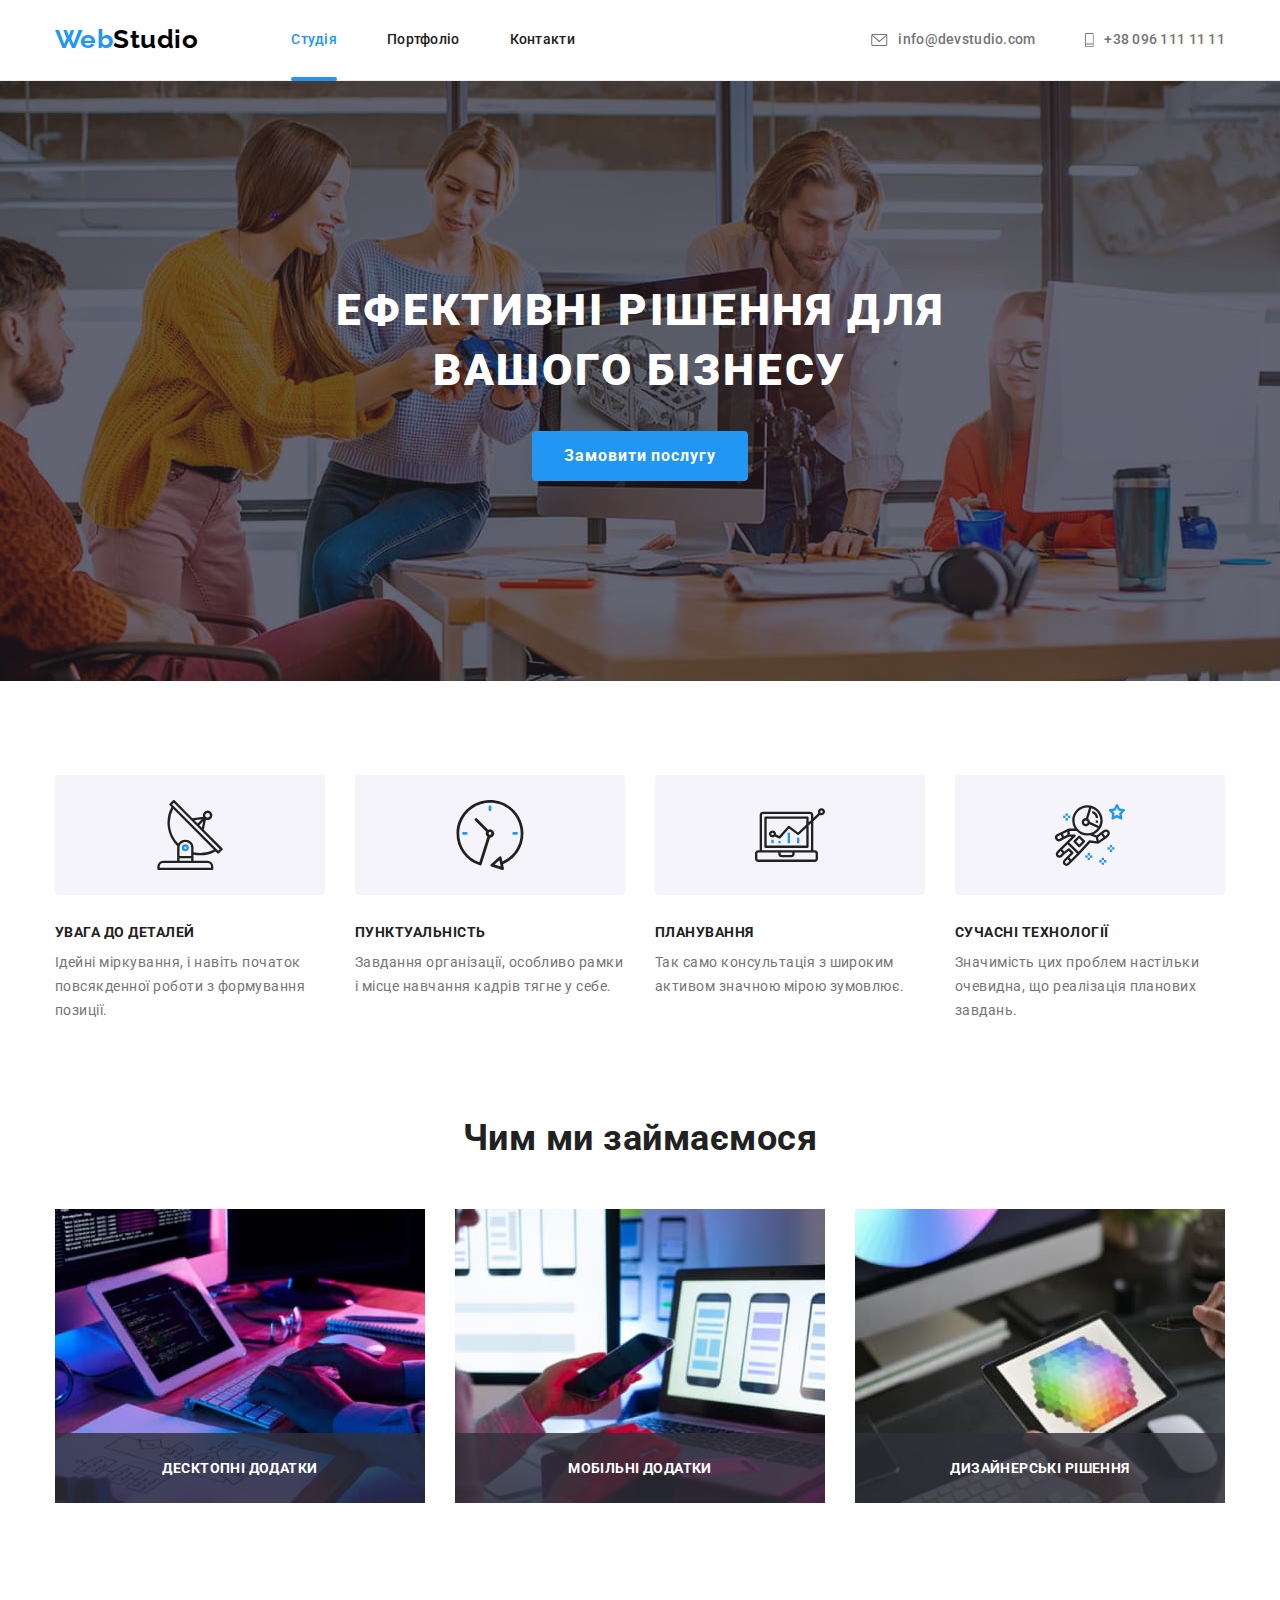
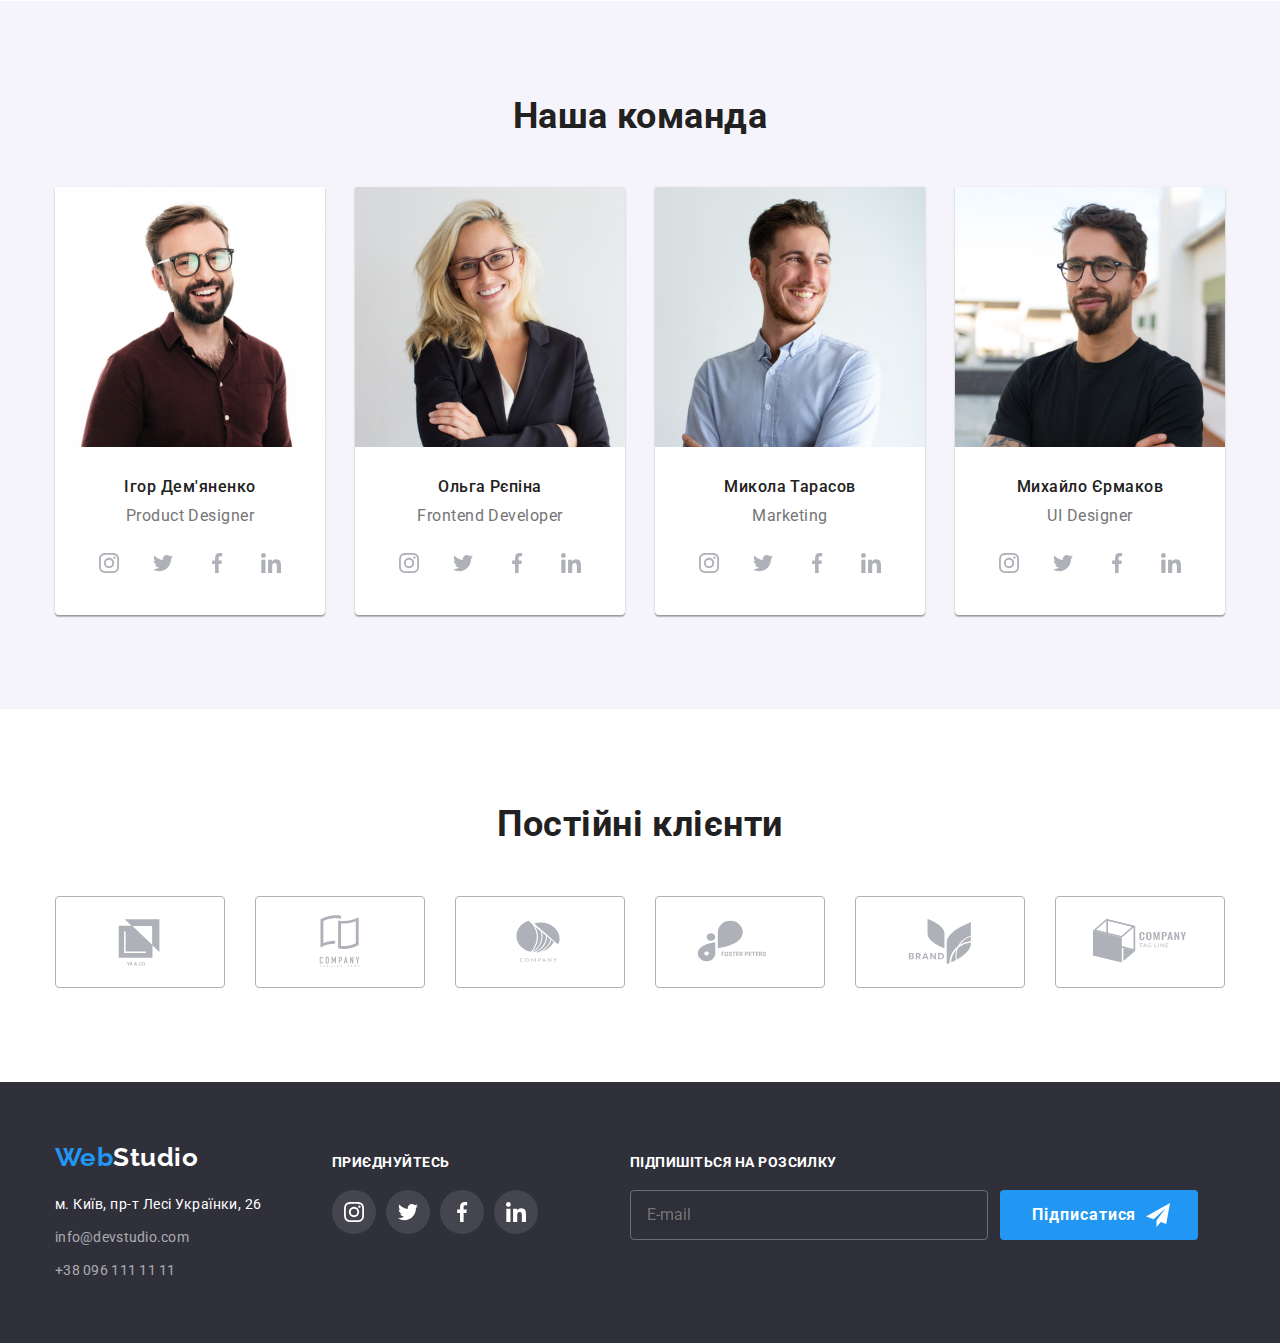
<file: index.html>
<!DOCTYPE html>
<html lang="en">

<head>
    <meta charset="UTF-8">
    <meta http-equiv="X-UA-Compatible" content="IE=edge">
    <meta name="viewport" content="width=device-width, initial-scale=1.0">
    <title>Webstudio</title>
    <link
        href="https://fonts.googleapis.com/css2?family=Raleway:wght@700&family=Roboto:wght@400;500;700;900&display=swap"
        rel="stylesheet">
    <link rel="stylesheet"
        href="https://cdnjs.cloudflare.com/ajax/libs/modern-normalize/1.1.0/modern-normalize.min.css">
    <link rel="stylesheet" href="./css/styles.css">
    <link rel="stylesheet" href="./css/icons-style.css">
</head>

<body>
    <header class="header">
        <div class="container main-nav">
            <nav class="nav">
                <a href="index.html" class="logo"><span class="web">Web</span>Studio</a>
                <ul class="site-nav list">
                    <li class="item"><a href="index.html" class="link current">Студія</a></li>
                    <li class="item"><a href="portfolio.html" class="link">Портфоліо</a></li>
                    <li class="item"><a href="" class="link">Контакти</a></li>
                </ul>
            </nav>
            <ul class="auth-nav list">
                <li class="item">
                    <a href="">
                        <svg class="envelope" width="16" height="12">
                            <use href="./images/symbol-defs.svg#envelope"></use>
                        </svg>info@devstudio.com
                    </a>
                </li>
                <li class="item"><a href="">
                        <svg class="telephone" width="10" height="16">
                            <use href="./images/symbol-defs.svg#telephone"></use>
                        </svg>+38 096 111 11 11</a></li>
            </ul>
        </div>
    </header>
    <main>
        <section class="hero overlay">
            <div class="container">
                <div class="hero-inner">
                    <h1 class="hero-title">Ефективні рішення для вашого бізнесу</h1>
                    <button data-modal-open type="button" class="button">Замовити послугу</button>
                </div>
            </div>
        </section>

        <section class="section section-feature">
            <div class="container">
                <h2 class="visually-hidden">Особливості</h2>
                <ul class="feature list">
                    <li>
                        <div class="icon-features">
                            <svg width="70" height="70">
                                <use href="./images/symbol-defs.svg#antenna-1"></use>
                            </svg>
                        </div>
                        <h3>Увага до деталей</h3>
                        <p>Ідейні міркування, і навіть початок повсякденної роботи з формування позиції.</p>
                    </li>
                    <li>
                        <div class="icon-features">
                            <svg width="70" height="70">
                                <use href="./images/symbol-defs.svg#clock-1"></use>
                            </svg>
                        </div>
                        <h3>Пунктуальність</h3>
                        <p>Завдання організації, особливо рамки і місце навчання кадрів тягне у себе.</p>
                    </li>
                    <li>
                        <div class="icon-features">
                            <svg width="70" height="70">
                                <use href="./images/symbol-defs.svg#diagram-1"></use>
                            </svg>
                        </div>
                        <h3>Планування</h3>
                        <p>Так само консультація з широким активом значною мірою зумовлює.</p>
                    </li>
                    <li>
                        <div class="icon-features">
                            <svg width="70" height="70">
                                <use href="./images/symbol-defs.svg#astronaut-1"></use>
                            </svg>
                        </div>
                        <h3>Сучасні технології</h3>
                        <p>Значимість цих проблем настільки очевидна, що реалізація планових завдань.</p>
                    </li>
                </ul>
            </div>
        </section>


        <section class="section">
            <div class="container">
                <h2 class="section-title">Чим ми займаємося</h2>
                <ul class="list service-list">
                    <li class="service-item"><img src="./images/box1.jpg" alt="Комп'ютер" width="370">
                        <p class="service-text">Десктопні додатки</p>
                    </li>
                    <li class="service-item"><img src="./images/box2.jpg" alt="Телефон" width="370">
                        <p class="service-text">Мобільні додатки</p>
                    </li>
                    <li class="service-item"><img src="./images/box3.jpg" alt="Планшет" width="370">
                        <p class="service-text">Дизайнерські рішення</p>
                    </li>
                </ul>
            </div>
        </section>
        <section class="section section-gray">
            <div class="container">
                <h2 class="section-title">Наша команда</h2>
                <ul class="name list">
                    <li><img src="./images/img4.jpg" alt="Ігор Дем'яненко" width="270">
                        <h3>Ігор Дем'яненко</h3>
                        <p>Product Designer</p>
                        <ul class="profile-share">
                            <li>
                                <a href="">
                                    <svg width="20" height="20">
                                        <use href="./images/symbol-defs.svg#instagram-2"></use>
                                    </svg>
                                </a>
                            </li>
                            <li>
                                <a href="">
                                    <svg width="20" height="20">
                                        <use href="./images/symbol-defs.svg#twitter-1"></use>
                                    </svg>
                                </a>
                            </li>
                            <li>
                                <a href="">
                                    <svg width="20" height="20">
                                        <use href="./images/symbol-defs.svg#facebook-1"></use>
                                    </svg>
                                </a>
                            </li>
                            <li>
                                <a href="">
                                    <svg width="20" height="20">
                                        <use href="./images/symbol-defs.svg#linkedin-1"></use>
                                    </svg>
                                </a>
                            </li>
                        </ul>
                    </li>
                    <li><img src="./images/img1.jpg" alt="Ольга Рєпіна" width="270">
                        <h3>Ольга Рєпіна</h3>
                        <p>Frontend Developer</p>
                        <ul class="profile-share">
                            <li>
                                <a href="">
                                    <svg width="20" height="20">
                                        <use href="./images/symbol-defs.svg#instagram-2"></use>
                                    </svg>
                                </a>
                            </li>
                            <li>
                                <a href="">
                                    <svg width="20" height="20">
                                        <use href="./images/symbol-defs.svg#twitter-1"></use>
                                    </svg>
                                </a>
                            </li>
                            <li>
                                <a href="">
                                    <svg width="20" height="20">
                                        <use href="./images/symbol-defs.svg#facebook-1"></use>
                                    </svg>
                                </a>
                            </li>
                            <li>
                                <a href="">
                                    <svg width="20" height="20">
                                        <use href="./images/symbol-defs.svg#linkedin-1"></use>
                                    </svg>
                                </a>
                            </li>
                        </ul>
                    </li>
                    <li><img src="./images/img2.jpg" alt="Микола Тарасов" width="270">
                        <h3>Микола Тарасов</h3>
                        <p>Marketing</p>
                        <ul class="profile-share">
                            <li>
                                <a href="">
                                    <svg width="20" height="20">
                                        <use href="./images/symbol-defs.svg#instagram-2"></use>
                                    </svg>
                                </a>
                            </li>
                            <li>
                                <a href="">
                                    <svg width="20" height="20">
                                        <use href="./images/symbol-defs.svg#twitter-1"></use>
                                    </svg>
                                </a>
                            </li>
                            <li>
                                <a href="">
                                    <svg width="20" height="20">
                                        <use href="./images/symbol-defs.svg#facebook-1"></use>
                                    </svg>
                                </a>
                            </li>
                            <li>
                                <a href="">
                                    <svg width="20" height="20">
                                        <use href="./images/symbol-defs.svg#linkedin-1"></use>
                                    </svg>
                                </a>
                            </li>
                        </ul>
                    </li>
                    <li><img src="./images/img3.jpg" alt="Михайло Єрмаков" width="270">
                        <h3>Михайло Єрмаков</h3>
                        <p>UI Designer</p>
                        <ul class="profile-share">
                            <li>
                                <a href="">
                                    <svg width="20" height="20">
                                        <use href="./images/symbol-defs.svg#instagram-2"></use>
                                    </svg>
                                </a>
                            </li>
                            <li>
                                <a href="">
                                    <svg width="20" height="20">
                                        <use href="./images/symbol-defs.svg#twitter-1"></use>
                                    </svg>
                                </a>
                            </li>
                            <li>
                                <a href="">
                                    <svg width="20" height="20">
                                        <use href="./images/symbol-defs.svg#facebook-1"></use>
                                    </svg>
                                </a>
                            </li>
                            <li>
                                <a href="">
                                    <svg width="20" height="20">
                                        <use href="./images/symbol-defs.svg#linkedin-1"></use>
                                    </svg>
                                </a>
                            </li>
                        </ul>
                    </li>
                </ul>
            </div>
        </section>
        <section class="section">
            <div class="container">
                <h2 class="section-title">Постійні клієнти</h2>
                <ul class="list clients">
                    <li>
                        <a href="">
                            <svg width="106" height="60">
                                <use href="./images/symbol-defs.svg#Logo1"></use>
                            </svg>
                        </a>
                    </li>
                    <li>
                        <a href="">
                            <svg width="106" height="60">
                                <use href="./images/symbol-defs.svg#Logo2"></use>
                            </svg>
                        </a>
                    </li>
                    <li>
                        <a href="">
                            <svg width="106" height="60">
                                <use href="./images/symbol-defs.svg#Logo3"></use>
                            </svg>
                        </a>
                    </li>
                    <li>
                        <a href="">
                            <svg width="106" height="60">
                                <use href="./images/symbol-defs.svg#Logo4"></use>
                            </svg>
                        </a>
                    </li>
                    <li>
                        <a href="">
                            <svg width="106" height="60">
                                <use href="./images/symbol-defs.svg#Logo5"></use>
                            </svg>
                        </a>
                    </li>
                    <li>
                        <a href="">
                            <svg width="106" height="60">
                                <use href="./images/symbol-defs.svg#Logo6"></use>
                            </svg>
                        </a>
                    </li>
                </ul>
            </div>
        </section>
    </main>
    <footer class="footer">
        <div class="container">
            <div>
                <a href="/" class="logo"><span class="web">Web</span>Studio</a>
                <ul class="list">
                    <li>м. Київ, пр-т Лесі Українки, 26</li>
                    <li><a href="">info@devstudio.com</a></li>
                    <li><a href="">+38 096 111 11 11</a></li>
                </ul>
            </div>
            <div class="footer-icons">
                <h3>приєднуйтесь</h3>
                <ul class="profile-share">
                    <li>
                        <a href="">
                            <svg width="20" height="20">
                                <use href="./images/symbol-defs.svg#instagram-2"></use>
                            </svg>
                        </a>
                    </li>
                    <li>
                        <a href="">
                            <svg width="20" height="20">
                                <use href="./images/symbol-defs.svg#twitter-1"></use>
                            </svg>
                        </a>
                    </li>
                    <li>
                        <a href="">
                            <svg width="20" height="20">
                                <use href="./images/symbol-defs.svg#facebook-1"></use>
                            </svg>
                        </a>
                    </li>
                    <li>
                        <a href="">
                            <svg width="20" height="20">
                                <use href="./images/symbol-defs.svg#linkedin-1"></use>
                            </svg>
                        </a>
                    </li>
                </ul>
            </div>
            <div class="subscription-column">
                <h3>підпишіться на розсилку</h3>
                <form class="subscription">

                    <input type="email" name="mail" id="mail" placeholder="E-mail">
                    <button type="submit" class="button">Підписатися
                        <svg class="icon-send">
                            <use href="./images/symbol-defs.svg#icon-send"></use>
                        </svg>
                    </button>
                </form>
            </div>
        </div>
    </footer>
    <div data-modal class="backdrop is-hidden">
        <div class="modal">
            <button data-modal-close type="button" class="modal-button">
                <svg class="icon-close">
                    <use href="./images/symbol-defs.svg#close"></use>
                </svg>
            </button>
            <h3>Залиште свої дані, ми вам передзвонимо</h3>
            <form>
                <label for="name">Ім'я</label>
                <div class="input-group">
                
                    <input type="text" name="name" id="name">
                    <svg>
                        <use href="./images/symbol-defs.svg#user"></use>
                    </svg>
                </div>
                <label for="tel">Телефон</label>
                <div class="input-group">
                    
                    <input type="tel" name="tel" id="tel">
                    <svg>
                        <use href="./images/symbol-defs.svg#tel"></use>
                    </svg>
                </div>
                <label for="mail2">Пошта</label>
                <div class="input-group">
                    
                    <input type="email" name="mail" id="mail2">
                    <svg>
                        <use href="./images/symbol-defs.svg#mail"></use>
                    </svg>
                </div>
                <label for="comment">Коментар</label>
                <div class="input-group">
                    <textarea name="comment" id="comment" cols="30" rows="10" placeholder="Введіть текст"></textarea>
                </div>
                <div class="agreement-wrap">
                    <input  class="checkbox" type="checkbox" name="agreement" id="agreement">
                    <!-- <svg class="icon-agreement">
                        <use href="./images/symbol-defs.svg#icon-uncheck"></use>
                    </svg> -->
                    <label class="label-agreement" for="agreement">Погоджуюся з розсилкою та приймаю <a href="">Умови договору</a></label>
                </div>
                <div class="button-wrap"><button type="submit" class="button">Відправити</button></div>
            </form>
        </div>
    </div>
    <script src="./js/modal.js"></script>
</body>

</html>
</file>
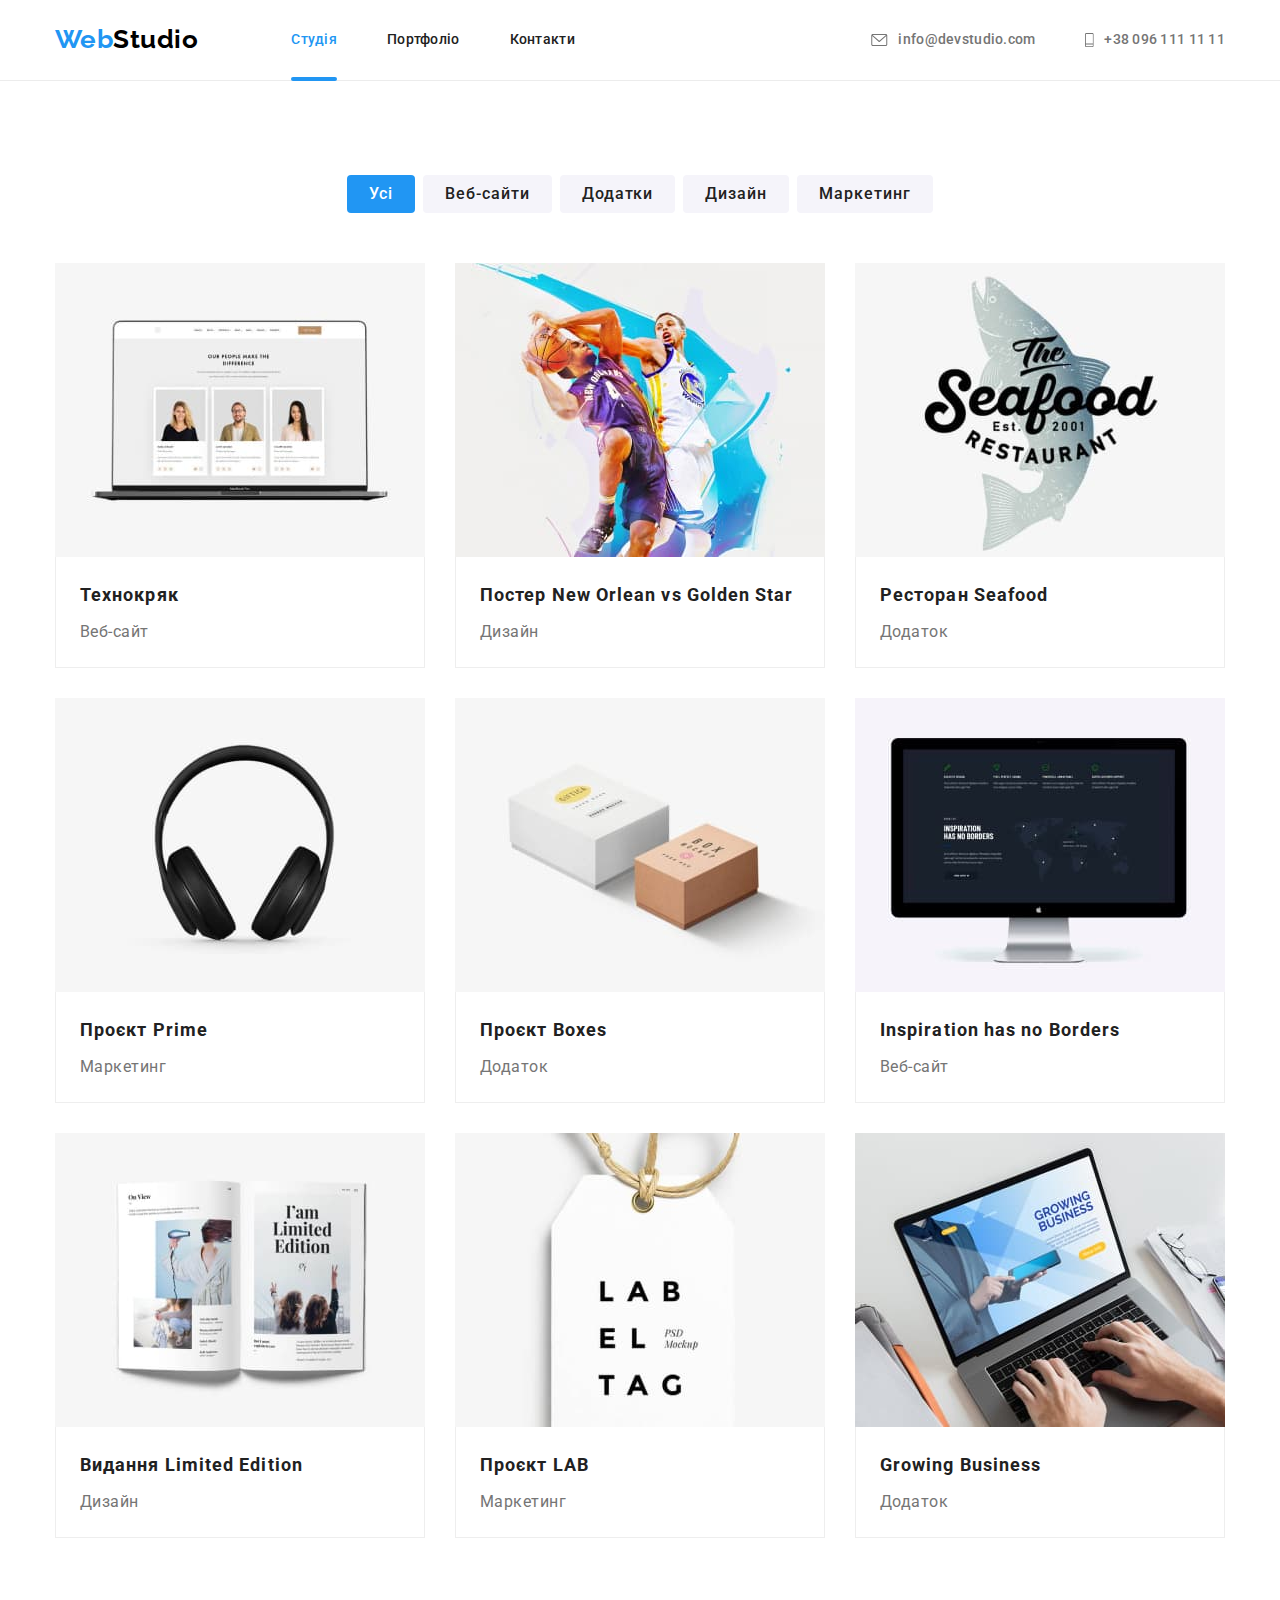
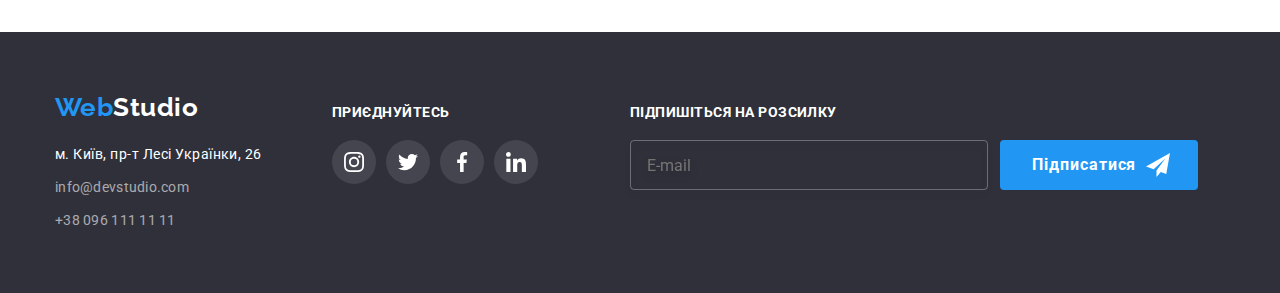
<file: portfolio.html>
<!DOCTYPE html>
<html lang="en">

<head>
    <meta charset="UTF-8">
    <meta http-equiv="X-UA-Compatible" content="IE=edge">
    <meta name="viewport" content="width=device-width, initial-scale=1.0">
    <title>Webstudio</title>
    <link
        href="https://fonts.googleapis.com/css2?family=Raleway:wght@700&family=Roboto:wght@400;500;700;900&display=swap"
        rel="stylesheet">
    <link rel="stylesheet"
        href="https://cdnjs.cloudflare.com/ajax/libs/modern-normalize/1.1.0/modern-normalize.min.css">
    <link rel="stylesheet" href="./css/styles.css">
    <link rel="stylesheet" href="./css/icons-style.css">
</head>

<body>
    <header class="header">
        <div class="container main-nav">
            <nav class="nav">
                <a href="index.html" class="logo"><span class="web">Web</span>Studio</a>
                <ul class="site-nav list">
                    <li class="item"><a href="index.html" class="link current">Студія</a></li>
                    <li class="item"><a href="portfolio.html" class="link">Портфоліо</a></li>
                    <li class="item"><a href="" class="link">Контакти</a></li>
                </ul>
            </nav>
            <ul class="auth-nav list">
                <li class="item">
                    <a href="">
                        <svg class="envelope" width="16" height="12">
                            <use href="./images/symbol-defs.svg#envelope"></use>
                        </svg>info@devstudio.com
                    </a>
                </li>
                <li class="item"><a href="">
                        <svg class="telephone" width="10" height="16">
                            <use href="./images/symbol-defs.svg#telephone"></use>
                        </svg>+38 096 111 11 11</a></li>
            </ul>
        </div>
    </header>
    <main>
        <section class="section">
            <div class="container">
                <ul class="work-filter list">
                    <li><button type="button" class="button current">Усі</button></li>
                    <li><button type="button" class="button">Веб-сайти</button></li>
                    <li><button type="button" class="button">Додатки</button></li>
                    <li><button type="button" class="button">Дизайн</button></li>
                    <li><button type="button" class="button">Маркетинг</button></li>
                </ul>
                <h1 class="visually-hidden">Приклади</h1>
                <ul class="work-items list">
                    <li>
                        <a href="">
                            <div class="work-item-wrap">
                                <img src="./images/example1.jpg" alt="Технокряк" width="370">
                                <p>Ресурс пропонує комплексні пропозиції з різним рівнем функціоналу та сервісів. Все це
                                    дозволить відвідувачу отримати вичерпні відомості про компанію чи приватну особу.
                                </p>
                            </div>
                            <div class="item-content">
                                <h2>Технокряк</h2>
                                <p>Веб-сайт</p>
                            </div>
                        </a>
                    </li>
                    <li>
                        <a href="">
                            <div class="work-item-wrap">
                                <img src="./images/example2.jpg" alt="Постер New Orlean vs Golden Star" width="370">
                                <p>Ресурс пропонує комплексні пропозиції з різним рівнем функціоналу та сервісів. Все це
                                    дозволить відвідувачу отримати вичерпні відомості про компанію чи приватну особу.
                                </p>
                            </div>
                            <div class="item-content">
                                <h2>Постер New Orlean vs Golden Star</h2>
                                <p>Дизайн</p>
                            </div>
                        </a>
                    </li>
                    <li>
                        <a href="">
                            <div class="work-item-wrap">
                                <img src="./images/example3.jpg" alt="Ресторан Seafood" width="370">
                                <p>Ресурс пропонує комплексні пропозиції з різним рівнем функціоналу та сервісів. Все це
                                    дозволить відвідувачу отримати вичерпні відомості про компанію чи приватну особу.
                                </p>
                            </div>
                            <div class="item-content">
                                <h2>Ресторан Seafood</h2>
                                <p>Додаток</p>
                            </div>
                        </a>
                    </li>
                    <li>
                        <a href="">
                            <div class="work-item-wrap">
                                <img src="./images/example4.jpg" alt="Проєкт Prime" width="370">
                                <p>Ресурс пропонує комплексні пропозиції з різним рівнем функціоналу та сервісів. Все це
                                    дозволить відвідувачу отримати вичерпні відомості про компанію чи приватну особу.
                                </p>
                            </div>
                            <div class="item-content">
                                <h2>Проєкт Prime</h2>
                                <p>Маркетинг</p>
                            </div>
                        </a>
                    </li>
                    <li>
                        <a href="">
                            <div class="work-item-wrap">
                                <img src="./images/example5.jpg" alt="Проєкт Boxes" width="370">
                                <p>Ресурс пропонує комплексні пропозиції з різним рівнем функціоналу та сервісів. Все це
                                    дозволить відвідувачу отримати вичерпні відомості про компанію чи приватну особу.
                                </p>
                            </div>
                            <div class="item-content">
                                <h2>Проєкт Boxes</h2>
                                <p>Додаток</p>
                            </div>
                        </a>
                    </li>
                    <li>
                        <a href="">
                            <div class="work-item-wrap">
                                <img src="./images/example6.jpg" alt="Inspiration has no Borders" width="370">
                                <p>Ресурс пропонує комплексні пропозиції з різним рівнем функціоналу та сервісів. Все це
                                    дозволить відвідувачу отримати вичерпні відомості про компанію чи приватну особу.
                                </p>
                            </div>
                            <div class="item-content">
                                <h2>Inspiration has no Borders</h2>
                                <p>Веб-сайт</p>
                            </div>
                        </a>
                    </li>
                    <li>
                        <a href="">
                            <div class="work-item-wrap">
                                <img src="./images/example7.jpg" alt="Видання Limited Edition" width="370">
                                <p>Ресурс пропонує комплексні пропозиції з різним рівнем функціоналу та сервісів. Все це
                                    дозволить відвідувачу отримати вичерпні відомості про компанію чи приватну особу.
                                </p>
                            </div>
                            <div class="item-content">
                                <h2>Видання Limited Edition</h2>
                                <p>Дизайн</p>
                            </div>
                        </a>
                    </li>
                    <li>
                        <a href="">
                            <div class="work-item-wrap">
                                <img src="./images/example8.jpg" alt="Проєкт LAB" width="370">
                                <p>Ресурс пропонує комплексні пропозиції з різним рівнем функціоналу та сервісів. Все це
                                    дозволить відвідувачу отримати вичерпні відомості про компанію чи приватну особу.
                                </p>
                            </div>
                            <div class="item-content">
                                <h2>Проєкт LAB</h2>
                                <p>Маркетинг</p>
                            </div>
                        </a>
                    </li>
                    <li>
                        <a href="">
                            <div class="work-item-wrap">
                                <img src="./images/example9.jpg" alt="Growing Business" width="370">
                                <p>Ресурс пропонує комплексні пропозиції з різним рівнем функціоналу та сервісів. Все це
                                    дозволить відвідувачу отримати вичерпні відомості про компанію чи приватну особу.
                                </p>
                            </div>
                            <div class="item-content">
                                <h2>Growing Business</h2>
                                <p>Додаток</p>
                            </div>
                        </a>
                    </li>
                </ul>
            </div>
        </section>
    </main>
    <footer class="footer">
        <div class="container">
            <div>
                <a href="/" class="logo"><span class="web">Web</span>Studio</a>
                <ul class="list">
                    <li>м. Київ, пр-т Лесі Українки, 26</li>
                    <li><a href="">info@devstudio.com</a></li>
                    <li><a href="">+38 096 111 11 11</a></li>
                </ul>
            </div>
            <div class="footer-icons">
                <h3>приєднуйтесь</h3>
                <ul class="profile-share">
                    <li>
                        <a href="">
                            <svg width="20" height="20">
                                <use href="./images/symbol-defs.svg#instagram-2"></use>
                            </svg>
                        </a>
                    </li>
                    <li>
                        <a href="">
                            <svg width="20" height="20">
                                <use href="./images/symbol-defs.svg#twitter-1"></use>
                            </svg>
                        </a>
                    </li>
                    <li>
                        <a href="">
                            <svg width="20" height="20">
                                <use href="./images/symbol-defs.svg#facebook-1"></use>
                            </svg>
                        </a>
                    </li>
                    <li>
                        <a href="">
                            <svg width="20" height="20">
                                <use href="./images/symbol-defs.svg#linkedin-1"></use>
                            </svg>
                        </a>
                    </li>
                </ul>
            </div>
            <div class="subscription-column">
                <h3>підпишіться на розсилку</h3>
                <form class="subscription">

                    <input type="email" name="mail" id="mail" placeholder="E-mail">
                    <button type="submit" class="button">Підписатися
                        <svg class="icon-send">
                            <use href="./images/symbol-defs.svg#icon-send"></use>
                        </svg>
                    </button>
                </form>
            </div>
        </div>
    </footer>
</body>

</html>
</file>
<file: css/styles.css>
/* колір фону #FFFFFF */
/* другорядний колір фону темно-сірий #2F303A */
/* третій колір фону світло-сірий #F5F4FA */
/* основний колір тексту #212121 */
/* другорядний колір тексту #757575 */
/* акцентний колір тексту і кнопок #2196f3*/
/* додатковий колір тексту #FFFFFF */

h1,
h2,
h3,
p,
ul {
  padding: 0;
  margin: 0;
}
:root {
  --primary-text-color: #757575;
  --title-text-color: #212121;
  --accent-colour: #2196f3;
  --primary-bg-color: #ffffff;
}
body {
  background-color: var(--primary-bg-color);
  color: var(--primary-text-color);
  font-family: Roboto, sans-serif;
  letter-spacing: 0.03em;
  font-weight: 400;
  padding: 0;
  margin: 0;
}
.logo {
  color: #000000;
  text-decoration: none;
  font-family: Raleway;
  font-weight: 700;
  font-size: 26px;
  line-height: 1.2;
}
.web {
  color: var(--accent-colour);
  text-decoration: none;
}
.list {
  list-style: none;
}
.container {
  margin-left: auto;
  margin-right: auto;
  width: 1200px;
  padding: 0 15px;
}
/* Header */
.header {
  border-bottom: 1px solid #ececec;
}
/* Main nav */
.nav {
  display: flex;
  align-items: center;
}
.main-nav {
  display: flex;
  align-items: center;
}
.nav .logo {
  margin-right: 93px;
}
/* Site nav */
.site-nav {
  display: flex;
}
.site-nav .link {
  display: block;
  padding-top: 32px;
  padding-bottom: 32px;
  transition: color 250ms cubic-bezier(0.4, 0, 0.2, 1);
  color: var(--title-text-color);
  text-decoration: none;
  font-weight: 500;
  font-size: 14px;
  line-height: 1.14;
  letter-spacing: 0.02em;
}
.site-nav .link:hover,
.site-nav .link:focus {
  color: var(--accent-colour);
}
.site-nav .link.current {
  position: relative;
  color: var(--accent-colour);
}
.site-nav .link.current::after {
  content: "";
  position: absolute;
  left: 0;
  bottom: -1px;
  display: block;
  width: 100%;
  height: 4px;
  border-radius: 2px;
  background-color: var(--accent-colour);
}
.site-nav .item + .item {
  margin-left: 50px;
}
/* Auth nav */
.auth-nav {
  display: flex;
  margin-left: auto;
}
.auth-nav a {
  display: block;
  color: var(--primary-text-color);
  text-decoration: none;
  font-weight: 500;
  font-size: 14px;
  line-height: 1.14;
  letter-spacing: 0.02em;
  display: flex;
  align-items: center;
  transition: color 250ms cubic-bezier(0.4, 0, 0.2, 1);
}
.auth-nav a:hover,
.auth-nav a:focus {
  color: var(--accent-colour);
}
.auth-nav .item + .item {
  margin-left: 50px;
}
.auth-nav a:hover svg,
.auth-nav a:focus svg {
  fill: var(--accent-colour);
}
.envelope,
.telephone {
  fill: var(--primary-text-color);
  margin-right: 10px;
}
/* Hero */
.hero {
  /* width: 1600px; */
  padding: 200px 0;
  text-align: center;
}
.hero-inner {
  padding: 0 237px;
}
.hero-title {
  color: var(--primary-bg-color);
  font-weight: 900;
  font-size: 44px;
  line-height: 1.36;
  letter-spacing: 0.06em;
  text-transform: uppercase;
  margin-bottom: 30px;
}
.button {
  color: var(--primary-bg-color);
  background-color: var(--accent-colour);
  font-family: inherit;
  cursor: pointer;
  font-weight: 700;
  font-size: 16px;
  line-height: 1.88;
  letter-spacing: 0.06em;
  border-radius: 4px;
  border: 0;
  padding: 10px 32px;
  transition: background-color 250ms cubic-bezier(0.4, 0, 0.2, 1), box-shadow 250ms cubic-bezier(0.4, 0, 0.2, 1);;
}
.button:hover {
  background-color: #188ce8;
  box-shadow: 0px 3px 1px rgba(0, 0, 0, 0.1), 0px 1px 2px rgba(0, 0, 0, 0.08),
    0px 2px 2px rgba(0, 0, 0, 0.12);
}
.overlay {
  max-width: 1600px;
  height: 600px;
  margin-left: auto;
  margin-right: auto;
  background-image: linear-gradient(
      to right,
      rgba(44, 45, 55, 0.4),
      rgba(44, 45, 55, 0.4)
    ),
    url(../images/hero1.jpg);
  background-repeat: no-repeat;
  background-position: center;
  background-size: cover;
}
.visually-hidden {
  position: absolute;
  white-space: nowrap;
  width: 1px;
  height: 1px;
  overflow: hidden;
  border: 0;
  padding: 0;
  clip: rect(0 0 0 0);
  clip-path: inset(50%);
  margin: -1px;
}
/* Section */
.section {
  padding: 94px 0;
}
.section .section-title {
  color: var(--title-text-color);
  font-weight: 700;
  font-size: 36px;
  line-height: 1.17;
  text-align: center;
}
.section-title {
  margin-bottom: 50px;
}
.section-gray {
  background: #f5f4fa;
}
.service-list {
  display: flex;
}
.service-list li {
  width: 370px;
  margin-right: 30px;
}
.service-list li:last-child {
  margin-right: 0;
}
.service-item {
  position: relative;
}
.service-text {
  position: absolute;
  bottom: 4px;
  left: 0;
  width: 100%;
  background: rgba(47, 48, 58, 0.8);
  color: var(--primary-bg-color);
  text-transform: uppercase;
  font-weight: 700;
  font-size: 14px;
  line-height: 16px;
  letter-spacing: 0.03em;
  display: flex;
  justify-content: center;
  align-items: center;
  height: 70px;
}

/* Features */
.name h3 {
  font-weight: 500;
  font-size: 16px;
  line-height: 1.19;
  color: var(--title-text-color);
}
.feature {
  display: flex;
}
.feature h3 {
  color: var(--title-text-color);
  font-weight: 700;
  font-size: 14px;
  line-height: 1.14;
  text-transform: uppercase;
  margin-bottom: 10px;
}
.feature p {
  font-size: 14px;
  line-height: 1.71;
}

.feature li {
  /* padding-left: 15px; */
  /* padding-right: 15px; */
  width: 270px;
  margin-right: 30px;
}
/* .feature li:first-child {
  padding-left: 0;
} */

/* .feature li:first-child {
  padding-left: 0;
}*/
.feature li:last-child {
  margin-right: 0;
}
.section-feature {
  padding-bottom: 0;
}
.feature .icon-features {
  display: flex;
  align-items: center;
  justify-content: center;
  background-color: #f5f4fa;
  height: 120px;
  margin-bottom: 30px;
  text-align: center;
  border-radius: 4px;
}
.name {
  display: flex;
}
.name > li {
  background-color: #fff;
  text-align: center;
  width: 270px;
  margin-right: 30px;
  box-shadow: 0px 1px 3px rgba(0, 0, 0, 0.12), 0px 1px 1px rgba(0, 0, 0, 0.14),
    0px 2px 1px rgba(0, 0, 0, 0.2);
  border-radius: 0px 0px 4px 4px;
}
.name > li:last-child {
  margin-right: 0;
}
.name p {
  font-size: 16px;
  line-height: 1.19;
}
.name h3 {
  margin-top: 30px;
  margin-bottom: 10px;
}
.name p {
  margin-bottom: 16px;
}
.name img {
  display: block;
}
.profile-share {
  display: flex;
  list-style: none;
  padding-bottom: 30px;
  justify-content: center;
}
.profile-share li {
  margin-right: 10px;
}
.profile-share li:last-child {
  margin-right: 0;
}
.profile-share a {
  display: flex;
  align-items: center;
  justify-content: center;
  width: 44px;
  height: 44px;
  border-radius: 50%;
  transition: background-color 250ms cubic-bezier(0.4, 0, 0.2, 1);
}
.profile-share a svg {
  fill: #afb1b8;
  transition: fill 250ms cubic-bezier(0.4, 0, 0.2, 1);
}
.profile-share a:hover,
.profile-share a:focus {
  background-color: var(--accent-colour);
  outline: none;
}
.profile-share a:hover svg,
.profile-share a:focus svg {
  fill: #fff;
}
/* Clients */
.clients {
  display: flex;
}
.clients a {
  display: flex;
  width: 170px;
  height: 92px;
  border: 1px solid #afb1b8;
  border-radius: 4px;
  align-items: center;
  justify-content: center;
  transition: border 250ms cubic-bezier(0.4, 0, 0.2, 1);
}
.clients a svg {
  fill: #afb1b8;
  transition: fill 250ms cubic-bezier(0.4, 0, 0.2, 1);
}
.clients li {
  margin-right: 30px;
}
.clients li:last-child {
  margin-right: 0;
}
.clients a:hover,
.clients a:focus {
  border: 1px solid var(--accent-colour);
  outline: none;
}
.clients a:hover svg,
.clients a:focus svg {
  fill: var(--accent-colour);
}
/* Footer */
.footer {
  background: #2f303a;
  padding: 60px 0;
}
.footer ul.list {
  color: var(--primary-bg-color);
  font-style: normal;
  font-weight: 400;
  font-size: 14px;
  line-height: 1.71;
  margin-top: 20px;
}
.footer ul.list a {
  text-decoration: none;
  color: rgba(255, 255, 255, 0.6);
  font-style: normal;
  font-weight: 400;
  font-size: 14px;
  line-height: 1.71;
  letter-spacing: 0.02em;
  margin-top: 9px;
  display: inline-block;
}
.footer .logo {
  color: #ffffff;
}
.footer-icons {
  margin-left: 70px;
}
.footer h3 {
  font-size: 14px;
  font-weight: 700px;
  text-transform: uppercase;
  color: #fff;
  margin-top: 12px;
  margin-bottom: 20px;
}
.footer .container {
  display: flex;
}
.footer-icons .profile-share li a {
  background-color: rgba(255, 255, 255, 0.1);
  transition: background-color 250ms cubic-bezier(0.4, 0, 0.2, 1);
}
.footer-icons .profile-share li a svg {
  fill: #fff;
}
.footer-icons .profile-share li a:hover,
.footer-icons .profile-share li a:focus {
  background-color: var(--accent-colour);
  outline: none;
}
.icon-send {
  width: 24px;
  height: 24px;
  fill: #fff;
  position: absolute;
  right: 28px;
  top: 13px;
  
}
.subscription input:focus,
.subscription input {
  width: 358px;
  height: 50px;
  margin-right: 12px;
  padding: 15px 16px;
  background: none;
  border: 1px solid rgba(255, 255, 255, 0.3);
  filter: drop-shadow(0px 4px 4px rgba(0, 0, 0, 0.15));
  border-radius: 4px;
  color: #fff;
}
.footer .subscription {
  display: flex;
}
.footer .subscription-column {
  margin-left: 92px;
}
.subscription button {
  position: relative;
  padding-right: 62px;
}
/* Portfolio */
.work-filter {
  margin-bottom: 50px;
  display: flex;
  justify-content: center;
}
.work-filter .button {
  color: var(--title-text-color);
  background-color: #f5f4fa;
  padding: 6px 22px;
  margin: 0 4px;
  transition: background-color 250ms cubic-bezier(0.4, 0, 0.2, 1),
    color 250ms cubic-bezier(0.4, 0, 0.2, 1),
    box-shadow 250ms cubic-bezier(0.4, 0, 0.2, 1);
}
.work-filter .button.current,
.work-filter .button:focus,
.work-filter .button:hover {
  color: var(--primary-bg-color);
  background-color: var(--accent-colour);
  
}
.work-filter button {
  font-weight: 500;
  font-size: 16px;
  line-height: 1.63;
}
.work-items {
  display: flex;
  align-items: center;
  flex-wrap: wrap;
}
.work-items a {
  color: var(--primary-text-color);
  text-decoration: none;
  display: block;
  background: #ffffff;
  transition: box-shadow 250ms cubic-bezier(0.4, 0, 0.2, 1);
}
.work-items a:hover {
  box-shadow: 0px 1px 1px rgba(0, 0, 0, 0.12), 0px 4px 4px rgba(0, 0, 0, 0.06),
    1px 4px 6px rgba(0, 0, 0, 0.16);
}
.work-items a:hover .work-item-wrap p {
  /* opacity: 1; */
  transform: translateY(0);
}
.work-items h2 {
  font-weight: 700;
  font-size: 18px;
  line-height: 2;
  color: var(--title-text-color);
  letter-spacing: 0.06em;
  padding-bottom: 4px;
}
.work-items p {
  font-size: 16px;
  line-height: 1.88;
}
.work-items li {
  width: 370px;
  margin-right: 30px;
  margin-bottom: 30px;
}
.work-items img {
  vertical-align: bottom;
}
.work-items li:nth-child(3n) {
  margin-right: 0;
}
.work-items li:nth-last-child(-n + 3) {
  margin-bottom: 0;
}
.work-items .item-content {
  padding: 20px 24px;
  border: 1px solid #eeeeee;
  border-top: 0;
}
.work-item-wrap {
  position: relative;
  overflow: hidden;
}
.work-item-wrap p {
  position: absolute;
  top: 0;
  left: 0;
  bottom: 0;
  font-weight: 400;
  font-size: 18px;
  line-height: 28px;
  letter-spacing: 0.03em;
  color: #ffffff;
  background: rgba(33, 150, 243, 0.9);
  display: flex;
  align-items: center;
  padding: 24px;
  /* opacity: 0; */
  transform: translateY(100%);
  transition: transform 250ms cubic-bezier(0.4, 0, 0.2, 1);
}
.work-item-wrap::before {
}
/* Modal */
.backdrop {
  position: fixed;
  top: 0;
  width: 100%;
  height: 100%;
  background: rgba(0, 0, 0, 0.5);
  transition: opacity 250ms cubic-bezier(0.4, 0, 0.2, 1);
}
.backdrop.is-hidden {
  opacity: 0;
  pointer-events: none;
}
.backdrop.is-hidden .modal {
  transform: translate(-50%, -50%) scale(0.9);
}
.modal {
  position: absolute;
  top: 50%;
  left: 50%;
  width: 528px;
  /* height: 581px; */
  background-color: #fff;
  transition: transform 250ms cubic-bezier(0.4, 0, 0.2, 1);
  transform: translate(-50%, -50%) scale(1);
  padding: 40px;
}
.modal h3{
  text-align: center;
  margin-bottom: 12px;
  color: #212121;
}
.modal .modal-button {
  width: 30px;
  height: 30px;
  border-radius: 50%;
  border: 1px solid rgba(0, 0, 0, 0.1);
  position: absolute;
  right: 8px;
  top: 8px;
  cursor: pointer;
  background: none;
}
.modal-button .icon-close {
  width: 11px;
  height: 11px;
  transition: fill 250ms cubic-bezier(0.4, 0, 0.2, 1);
}
.modal-button:hover .icon-close{
  fill: var(--accent-colour);
}
.input-group{
  position: relative;
  margin-bottom: 10px;
}
.input-group svg {
  width: 18px;
  height: 18px;
  position: absolute;
  top: 50%;
  left: 13px;
  transform: translateY(-50%);
  transition: fill 250ms cubic-bezier(0.4, 0, 0.2, 1);
}

.input-group textarea,
.input-group input {
  border: 1px solid rgba(33, 33, 33, 0.2);
  border-radius: 4px;
  padding: 12px 16px;
  width: 100%;
  transition: border 250ms cubic-bezier(0.4, 0, 0.2, 1);
  font-size: 12px;
}
.input-group textarea {
  resize: none;
}
.input-group input{
  height: 40px;
  padding-left: 35px;
}
.input-group textarea:focus,
.input-group input:focus{
  border-color: var(--accent-colour);
  outline: none;
}

.input-group input:focus + svg{
  fill: var(--accent-colour);
}

.modal form > label {
  display: block;
  margin-bottom: 4px;
  font-size: 12px;
  color: var(--primary-text-color);
}
.input-group textarea {
  height: 120px;
}
.modal .button-wrap {
  text-align: center;
  margin-top: 30px;
}
.modal .agreement-wrap {
  display: flex;
  align-items: center;
  margin-top: 10px;
}

.modal .agreement-wrap label{
  font-size: 14px;
  padding-left: 22px;
}

.modal .agreement-wrap label a{
  color: var(--accent-colour);
}
.modal .agreement-wrap label a:hover {
  text-decoration: none;
}
.label-agreement {
  position: relative;
}

.label-agreement:before{
  width: 16px;
  height: 15px;
  position: absolute;
  left: 0;
  top: 0;
  content: "";
  border: 2px solid #000;
  border-radius: 2px;
  display: block;
}

.checkbox {
  position: absolute;
  white-space: nowrap;
  width: 1px;
  height: 1px;
  overflow: hidden;
  border: 0;
  padding: 0;
  clip: rect(0 0 0 0);
  clip-path: inset(50%);
  margin: -1px;
}
.icon-agreement {
  display: block;
  width: 16px;
  height: 15px;
  border-radius: 2px;
}
.checkbox:checked + .label-agreement:before {
  border-color: transparent;
  background-color: var(--accent-colour);
  background-image: url('../images/svg-check.svg');
  background-repeat: no-repeat;
  background-position: center;
}
</file>
<file: css/icons-style.css>
.icon {
  display: inline-block;
  width: 1em;
  height: 1em;
  stroke-width: 0;
  stroke: currentColor;
  fill: currentColor;
}

/* ==========================================
Single-colored icons can be modified like so:
.name {
  font-size: 32px;
  color: red;
}
========================================== */

.envelope {
  width: 1.3330078125em;
}

.telephone {
  width: 0.625em;
}

.Logo1 {
  width: 1.7666015625em;
}

.Logo2 {
  width: 1.7666015625em;
}

.Logo3 {
  width: 1.7666015625em;
}

.Logo4 {
  width: 1.7666015625em;
}

.Logo5 {
  width: 1.7666015625em;
}

.Logo6 {
  width: 1.7666015625em;
}
</file>
